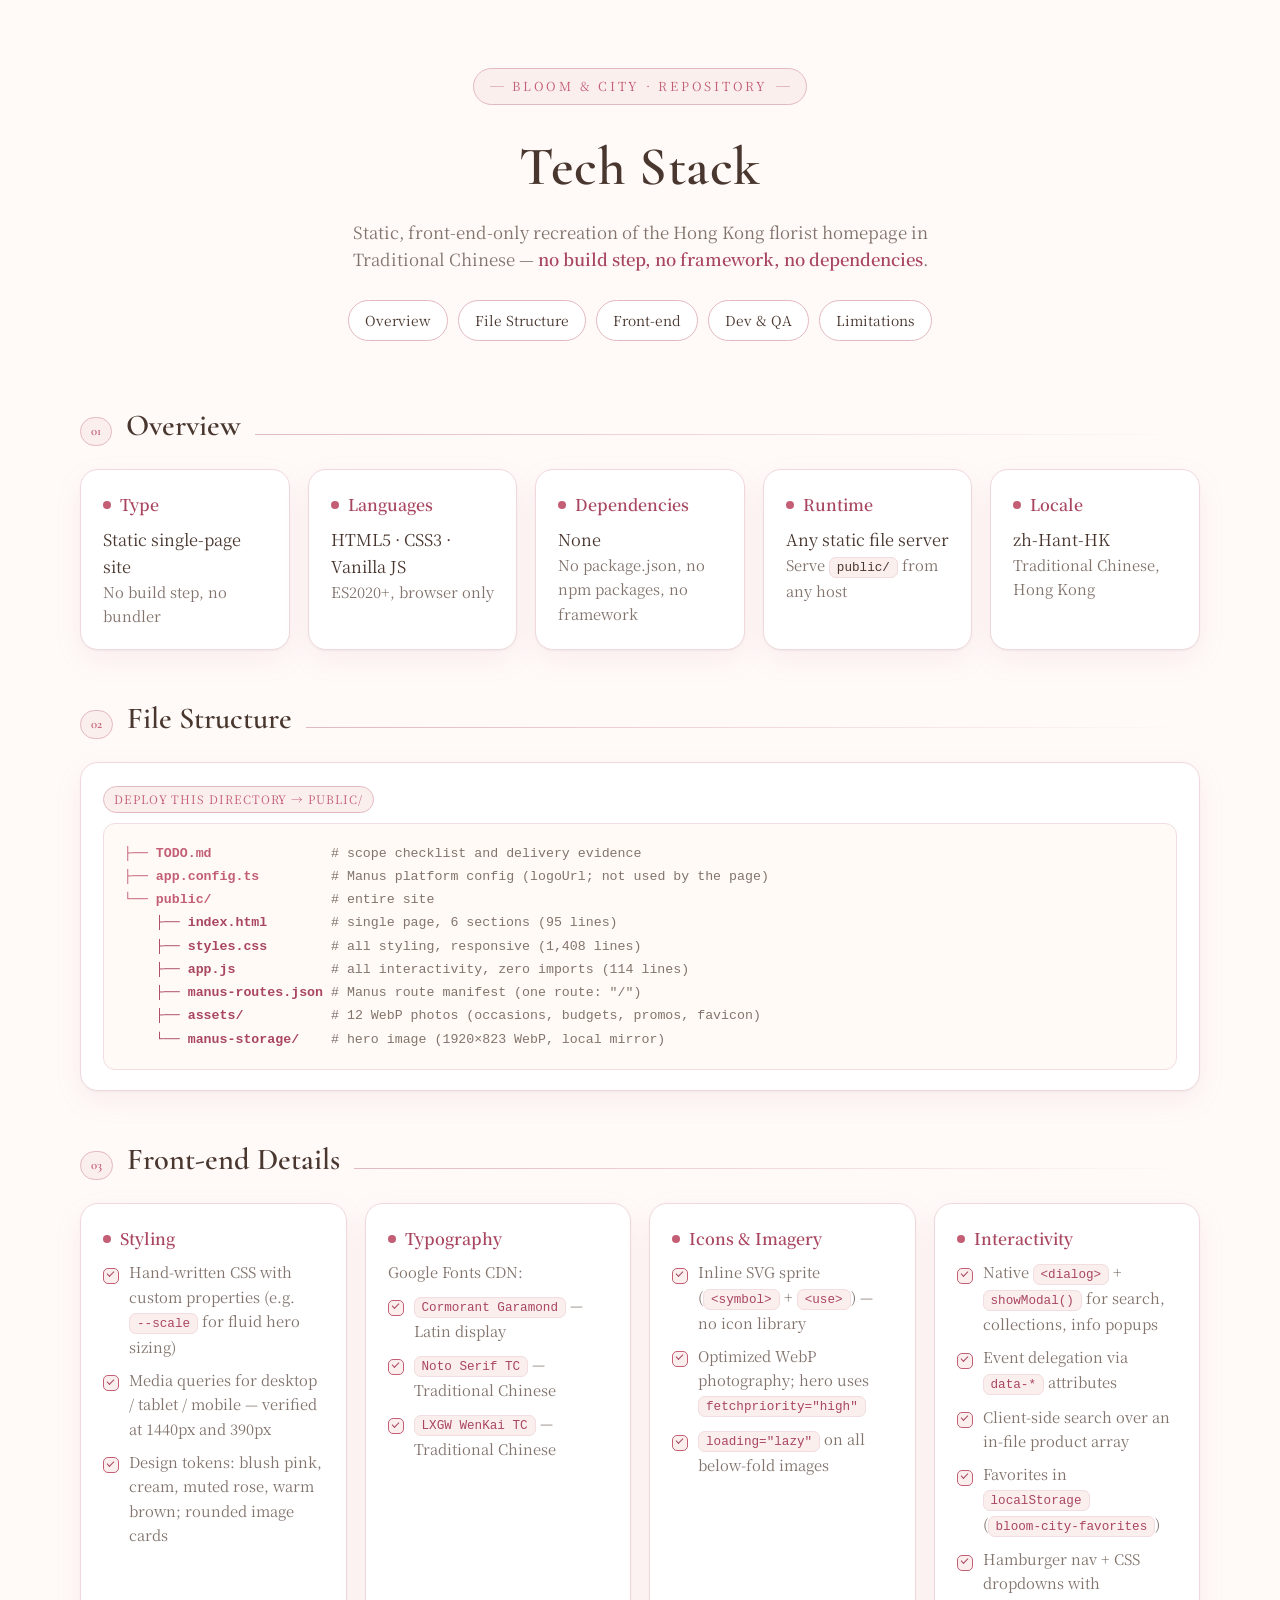
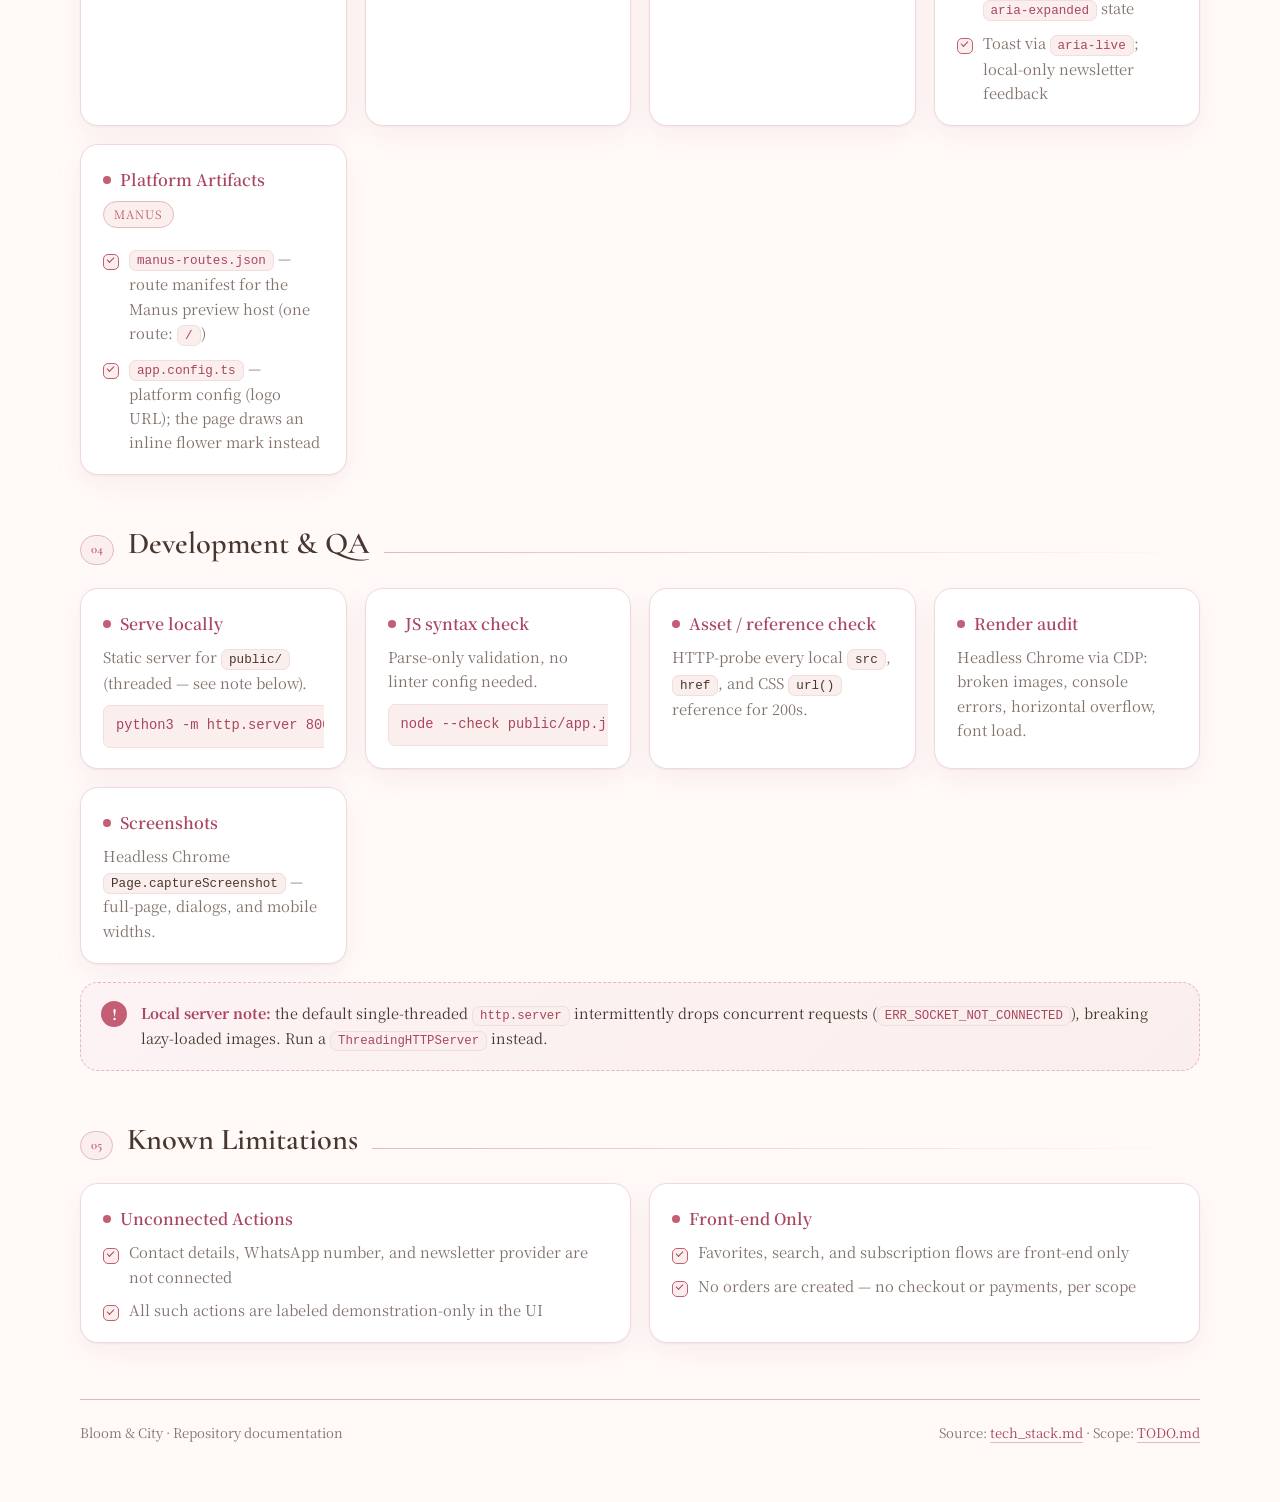
<file: tech_stack.html>
<!doctype html>
<html lang="en">
<head>
<meta charset="UTF-8">
<meta name="viewport" content="width=device-width, initial-scale=1">
<meta name="theme-color" content="#fbefed">
<title>Tech Stack｜Bloom &amp; City</title>
<link rel="preconnect" href="https://fonts.gstatic.com" crossorigin>
<link href="https://fonts.googleapis.com/css2?family=Cormorant+Garamond:wght@500;600&family=Noto+Serif+TC:wght@400;500;600&display=swap" rel="stylesheet">
<style>
:root{
  --rose:#c35e75;
  --rose-dark:#a94660;
  --ink:#49372f;
  --muted:#82746d;
  --blush:#fbefed;
  --cream:#fffaf8;
  --card:#ffffff;
  --line:#e3b9c1;
  --radius:18px;
  --shadow:0 1px 2px rgba(73,55,47,.05),0 10px 30px rgba(169,70,96,.07);
  --shadow-hover:0 2px 4px rgba(73,55,47,.06),0 16px 40px rgba(169,70,96,.12);
}
*{box-sizing:border-box}
html{scroll-behavior:smooth;scroll-padding-top:84px}
body{
  margin:0;
  color:var(--ink);
  background:
    radial-gradient(1200px 500px at 85% -10%,#fdf1f3 0%,transparent 60%),
    var(--cream);
  font-family:"Noto Serif TC",Georgia,serif;
  font-weight:400;
  line-height:1.65;
  -webkit-font-smoothing:antialiased;
}
a{color:inherit}
.page{max-width:1160px;margin:0 auto;padding:32px 20px 72px}

.site-head{text-align:center;padding:36px 12px 8px}
.eyebrow{
  display:inline-flex;align-items:center;gap:8px;
  font-size:.78rem;letter-spacing:.22em;text-transform:uppercase;
  color:var(--rose);background:var(--blush);
  border:1px solid var(--line);border-radius:999px;padding:7px 16px;
}
.eyebrow::before,.eyebrow::after{content:"";width:14px;height:1px;background:var(--line)}
h1{
  font-family:"Cormorant Garamond","Noto Serif TC",serif;
  font-weight:600;font-size:clamp(2.1rem,5vw,3.4rem);
  margin:18px 0 6px;letter-spacing:.01em;
}
.lede{color:var(--muted);max-width:640px;margin:0 auto;font-size:clamp(.95rem,2.2vw,1.05rem)}
.lede strong{color:var(--rose-dark);font-weight:600}

.toc{display:flex;flex-wrap:wrap;justify-content:center;gap:10px;margin:26px 0 8px}
.toc a{
  text-decoration:none;font-size:.86rem;color:var(--ink);
  background:var(--card);border:1px solid var(--line);
  padding:8px 16px;border-radius:999px;transition:.2s;
}
.toc a:hover,.toc a:focus-visible{background:var(--blush);border-color:var(--rose);color:var(--rose-dark)}

section{margin-top:44px}
.sec-title{
  display:flex;align-items:baseline;gap:14px;margin:0 0 18px;
  font-family:"Cormorant Garamond","Noto Serif TC",serif;
  font-weight:600;font-size:clamp(1.4rem,3vw,1.9rem);
}
.sec-title::after{content:"";flex:1;height:1px;background:linear-gradient(90deg,var(--line),transparent)}
.sec-title .num{
  font-size:.8rem;color:var(--rose);border:1px solid var(--line);
  background:var(--blush);border-radius:999px;padding:3px 10px;font-family:inherit;
}

.grid{display:grid;gap:18px;grid-template-columns:repeat(auto-fit,minmax(250px,1fr))}
.grid.overview{grid-template-columns:repeat(auto-fit,minmax(200px,1fr))}

.card{
  background:var(--card);border:1px solid #f0d9de;border-radius:var(--radius);
  padding:22px 22px 20px;box-shadow:var(--shadow);
  transition:transform .2s,box-shadow .2s,border-color .2s;
}
.card:hover{transform:translateY(-3px);box-shadow:var(--shadow-hover);border-color:var(--line)}
.card h3{
  margin:0 0 8px;font-size:1rem;font-weight:600;color:var(--rose-dark);
  display:flex;align-items:center;gap:9px;
}
.card h3 .dot{width:8px;height:8px;border-radius:50%;background:var(--rose);flex:none}
.card p{margin:0;font-size:.92rem;color:var(--muted)}
.card p strong,.card p code{color:var(--ink)}
.card .value{display:block;font-size:1.02rem;color:var(--ink);margin-top:2px}
.card .value.mono,code{font-family:ui-monospace,SFMono-Regular,Menlo,Consolas,monospace;font-size:.86em}
code{
  background:var(--blush);border:1px solid #f2dde1;color:var(--rose-dark);
  padding:2px 7px;border-radius:7px;white-space:nowrap;
}
.tag{
  display:inline-block;font-size:.72rem;letter-spacing:.08em;text-transform:uppercase;
  background:var(--blush);color:var(--rose);border:1px solid var(--line);
  border-radius:999px;padding:3px 10px;margin-bottom:10px;
}

.tree-card{grid-column:1/-1}
pre.tree{
  margin:0;overflow-x:auto;background:#fffaf6;border:1px solid #f2dde1;
  border-radius:12px;padding:18px 20px;
  font-family:ui-monospace,SFMono-Regular,Menlo,Consolas,monospace;
  font-size:.83rem;line-height:1.75;color:var(--ink);
}
pre.tree .dir{color:var(--rose-dark);font-weight:600}
pre.tree .cmt{color:var(--muted)}
pre.tree .hl{color:var(--rose);font-weight:600}

ul.checks{list-style:none;margin:8px 0 0;padding:0;display:grid;gap:9px}
ul.checks li{
  position:relative;padding-left:26px;font-size:.92rem;color:var(--muted);
}
ul.checks li::before{
  content:"";position:absolute;left:0;top:.5em;width:14px;height:14px;
  border:1.5px solid var(--rose);border-radius:5px;background:var(--blush);
}
ul.checks li::after{
  content:"";position:absolute;left:4px;top:.72em;width:6px;height:3px;
  border-left:1.6px solid var(--rose-dark);border-bottom:1.6px solid var(--rose-dark);
  transform:rotate(-45deg);
}

.cmd{display:block;margin-top:10px;overflow-x:auto}
.cmd code{display:inline-block;min-width:100%;padding:9px 12px;white-space:pre}

.note{
  grid-column:1/-1;display:flex;gap:14px;align-items:flex-start;
  background:linear-gradient(135deg,#fdf3f4,#fbefed);
  border:1px dashed var(--line);border-radius:var(--radius);
  padding:18px 20px;font-size:.9rem;color:var(--ink);
}
.note .bang{
  flex:none;width:26px;height:26px;border-radius:50%;
  background:var(--rose);color:#fff;display:grid;place-items:center;
  font-weight:700;font-size:.9rem;font-family:inherit;
}
.note strong{color:var(--rose-dark)}

.site-foot{
  margin-top:56px;padding-top:22px;border-top:1px solid var(--line);
  display:flex;flex-wrap:wrap;gap:8px 18px;justify-content:space-between;
  font-size:.82rem;color:var(--muted);
}
.site-foot a{color:var(--rose-dark);text-decoration:none;border-bottom:1px solid var(--line)}
.site-foot a:hover{border-color:var(--rose)}

@media (max-width:560px){
  .page{padding:20px 14px 56px}
  .card{padding:18px 16px}
  .toc a{font-size:.8rem;padding:7px 13px}
  .sec-title::after{display:none}
}
@media (prefers-reduced-motion:reduce){
  html{scroll-behavior:auto}
  .card{transition:none}
  .card:hover{transform:none}
}
</style>
</head>
<body>
<div class="page">

  <header class="site-head">
    <span class="eyebrow">Bloom &amp; City · Repository</span>
    <h1>Tech Stack</h1>
    <p class="lede">Static, front-end-only recreation of the Hong Kong florist homepage in Traditional Chinese — <strong>no build step, no framework, no dependencies</strong>.</p>
    <nav class="toc" aria-label="Sections">
      <a href="#overview">Overview</a>
      <a href="#structure">File Structure</a>
      <a href="#frontend">Front-end</a>
      <a href="#qa">Dev &amp; QA</a>
      <a href="#limitations">Limitations</a>
    </nav>
  </header>

  <main>

    <section id="overview" aria-labelledby="t-overview">
      <h2 class="sec-title" id="t-overview"><span class="num">01</span> Overview</h2>
      <div class="grid overview">
        <article class="card"><h3><span class="dot"></span>Type</h3><span class="value">Static single-page site</span><p>No build step, no bundler</p></article>
        <article class="card"><h3><span class="dot"></span>Languages</h3><span class="value">HTML5 · CSS3 · Vanilla JS</span><p>ES2020+, browser only</p></article>
        <article class="card"><h3><span class="dot"></span>Dependencies</h3><span class="value">None</span><p>No package.json, no npm packages, no framework</p></article>
        <article class="card"><h3><span class="dot"></span>Runtime</h3><span class="value">Any static file server</span><p>Serve <code>public/</code> from any host</p></article>
        <article class="card"><h3><span class="dot"></span>Locale</h3><span class="value">zh-Hant-HK</span><p>Traditional Chinese, Hong Kong</p></article>
      </div>
    </section>

    <section id="structure" aria-labelledby="t-structure">
      <h2 class="sec-title" id="t-structure"><span class="num">02</span> File Structure</h2>
      <div class="grid">
        <article class="card tree-card">
          <span class="tag">Deploy this directory → public/</span>
          <pre class="tree"><span class="hl">├── TODO.md</span>               <span class="cmt"># scope checklist and delivery evidence</span>
<span class="hl">├── app.config.ts</span>         <span class="cmt"># Manus platform config (logoUrl; not used by the page)</span>
<span class="hl">└── public/</span>               <span class="cmt"># entire site</span>
    <span class="dir">├── index.html</span>        <span class="cmt"># single page, 6 sections (95 lines)</span>
    <span class="dir">├── styles.css</span>        <span class="cmt"># all styling, responsive (1,408 lines)</span>
    <span class="dir">├── app.js</span>            <span class="cmt"># all interactivity, zero imports (114 lines)</span>
    <span class="dir">├── manus-routes.json</span> <span class="cmt"># Manus route manifest (one route: "/")</span>
    <span class="dir">├── assets/</span>           <span class="cmt"># 12 WebP photos (occasions, budgets, promos, favicon)</span>
    <span class="dir">└── manus-storage/</span>    <span class="cmt"># hero image (1920×823 WebP, local mirror)</span></pre>
        </article>
      </div>
    </section>

    <section id="frontend" aria-labelledby="t-frontend">
      <h2 class="sec-title" id="t-frontend"><span class="num">03</span> Front-end Details</h2>
      <div class="grid">

        <article class="card">
          <h3><span class="dot"></span>Styling</h3>
          <ul class="checks">
            <li>Hand-written CSS with custom properties (e.g. <code>--scale</code> for fluid hero sizing)</li>
            <li>Media queries for desktop / tablet / mobile — verified at 1440px and 390px</li>
            <li>Design tokens: blush pink, cream, muted rose, warm brown; rounded image cards</li>
          </ul>
        </article>

        <article class="card">
          <h3><span class="dot"></span>Typography</h3>
          <p>Google Fonts CDN:</p>
          <ul class="checks">
            <li><code>Cormorant Garamond</code> — Latin display</li>
            <li><code>Noto Serif TC</code> — Traditional Chinese</li>
            <li><code>LXGW WenKai TC</code> — Traditional Chinese</li>
          </ul>
        </article>

        <article class="card">
          <h3><span class="dot"></span>Icons &amp; Imagery</h3>
          <ul class="checks">
            <li>Inline SVG sprite (<code>&lt;symbol&gt;</code> + <code>&lt;use&gt;</code>) — no icon library</li>
            <li>Optimized WebP photography; hero uses <code>fetchpriority="high"</code></li>
            <li><code>loading="lazy"</code> on all below-fold images</li>
          </ul>
        </article>

        <article class="card">
          <h3><span class="dot"></span>Interactivity</h3>
          <ul class="checks">
            <li>Native <code>&lt;dialog&gt;</code> + <code>showModal()</code> for search, collections, info popups</li>
            <li>Event delegation via <code>data-*</code> attributes</li>
            <li>Client-side search over an in-file product array</li>
            <li>Favorites in <code>localStorage</code> (<code>bloom-city-favorites</code>)</li>
            <li>Hamburger nav + CSS dropdowns with <code>aria-expanded</code> state</li>
            <li>Toast via <code>aria-live</code>; local-only newsletter feedback</li>
          </ul>
        </article>

        <article class="card">
          <h3><span class="dot"></span>Platform Artifacts</h3>
          <p><span class="tag">Manus</span></p>
          <ul class="checks">
            <li><code>manus-routes.json</code> — route manifest for the Manus preview host (one route: <code>/</code>)</li>
            <li><code>app.config.ts</code> — platform config (logo URL); the page draws an inline flower mark instead</li>
          </ul>
        </article>

      </div>
    </section>

    <section id="qa" aria-labelledby="t-qa">
      <h2 class="sec-title" id="t-qa"><span class="num">04</span> Development &amp; QA</h2>
      <div class="grid">

        <article class="card">
          <h3><span class="dot"></span>Serve locally</h3>
          <p>Static server for <code>public/</code> (threaded — see note below).</p>
          <span class="cmd"><code>python3 -m http.server 8000 --directory public</code></span>
        </article>

        <article class="card">
          <h3><span class="dot"></span>JS syntax check</h3>
          <p>Parse-only validation, no linter config needed.</p>
          <span class="cmd"><code>node --check public/app.js</code></span>
        </article>

        <article class="card">
          <h3><span class="dot"></span>Asset / reference check</h3>
          <p>HTTP-probe every local <code>src</code>, <code>href</code>, and CSS <code>url()</code> reference for 200s.</p>
        </article>

        <article class="card">
          <h3><span class="dot"></span>Render audit</h3>
          <p>Headless Chrome via CDP: broken images, console errors, horizontal overflow, font load.</p>
        </article>

        <article class="card">
          <h3><span class="dot"></span>Screenshots</h3>
          <p>Headless Chrome <code>Page.captureScreenshot</code> — full-page, dialogs, and mobile widths.</p>
        </article>

        <aside class="note">
          <span class="bang" aria-hidden="true">!</span>
          <div><strong>Local server note:</strong> the default single-threaded <code>http.server</code> intermittently drops concurrent requests (<code>ERR_SOCKET_NOT_CONNECTED</code>), breaking lazy-loaded images. Run a <code>ThreadingHTTPServer</code> instead.</div>
        </aside>

      </div>
    </section>

    <section id="limitations" aria-labelledby="t-limitations">
      <h2 class="sec-title" id="t-limitations"><span class="num">05</span> Known Limitations</h2>
      <div class="grid">
        <article class="card">
          <h3><span class="dot"></span>Unconnected Actions</h3>
          <ul class="checks">
            <li>Contact details, WhatsApp number, and newsletter provider are not connected</li>
            <li>All such actions are labeled demonstration-only in the UI</li>
          </ul>
        </article>
        <article class="card">
          <h3><span class="dot"></span>Front-end Only</h3>
          <ul class="checks">
            <li>Favorites, search, and subscription flows are front-end only</li>
            <li>No orders are created — no checkout or payments, per scope</li>
          </ul>
        </article>
      </div>
    </section>

  </main>

  <footer class="site-foot">
    <span>Bloom &amp; City · Repository documentation</span>
    <span>Source: <a href="tech_stack.md">tech_stack.md</a> · Scope: <a href="TODO.md">TODO.md</a></span>
  </footer>

</div>
</body>
</html>
</file>
